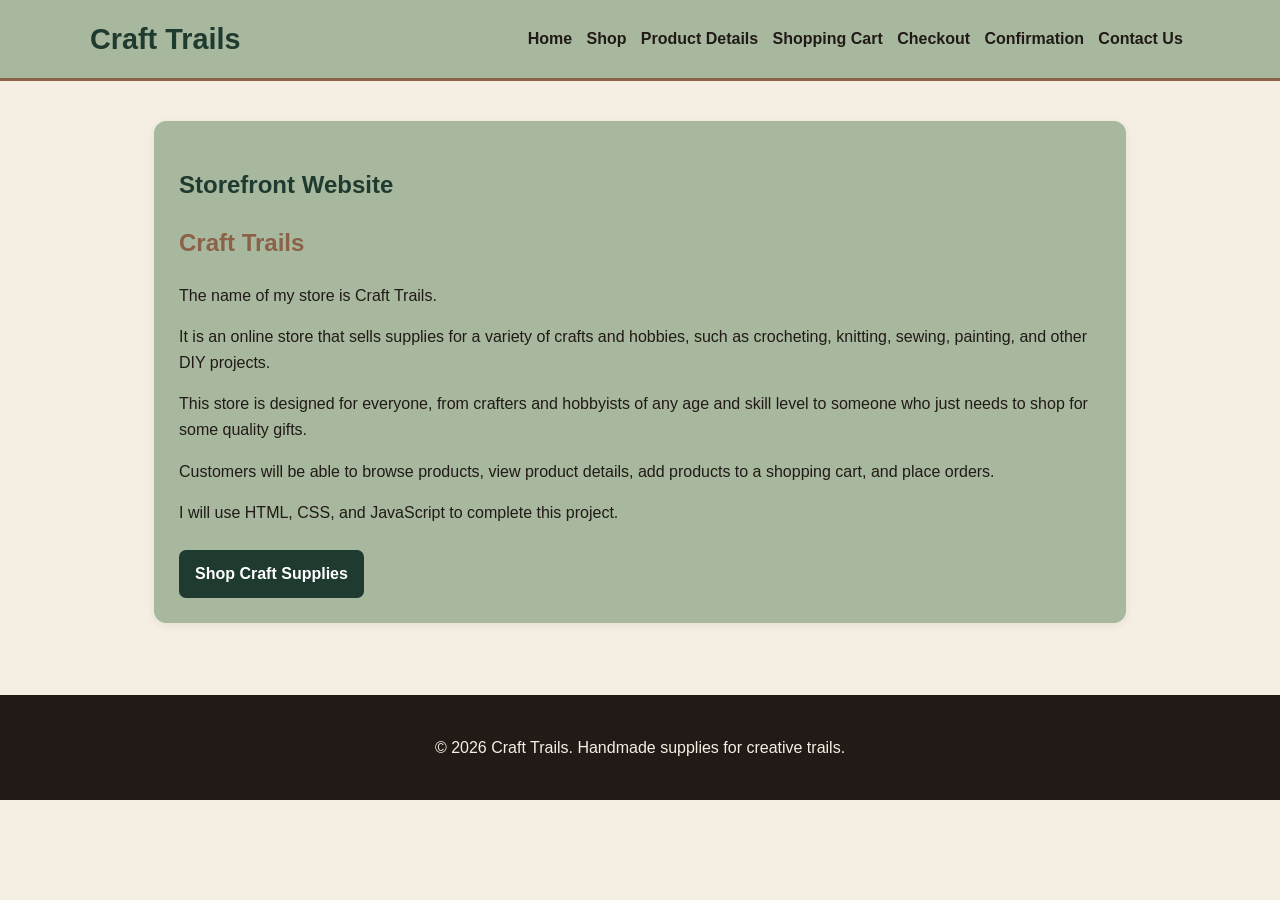
<file: index.html>
<!DOCTYPE html><html lang="en"><head><meta charset="UTF-8"><meta name="viewport" content="width=device-width, initial-scale=1.0"><title>Storefront Website | Craft Trails</title><link rel="stylesheet" href="style.css"></head><body><header><div class="header-inner"><a class="logo" href="index.html">Craft Trails</a><nav aria-label="Main navigation"><a href="index.html" aria-current="page">Home</a><a href="shop.html" >Shop</a><a href="product-details.html" >Product Details</a><a href="cart.html" >Shopping Cart</a><a href="checkout.html" >Checkout</a><a href="confirmation.html" >Confirmation</a><a href="contact.html" >Contact Us</a></nav></div></header><main><section class="hero"><h1>Storefront Website</h1><h2>Craft Trails</h2><p>The name of my store is Craft Trails.</p><p>It is an online store that sells supplies for a variety of crafts and hobbies, such as crocheting, knitting, sewing, painting, and other DIY projects.</p><p>This store is designed for everyone, from crafters and hobbyists of any age and skill level to someone who just needs to shop for some quality gifts.</p><p>Customers will be able to browse products, view product details, add products to a shopping cart, and place orders.</p><p>I will use HTML, CSS, and JavaScript to complete this project.</p><a class="button" href="shop.html">Shop Craft Supplies</a></section></main><footer><p>&copy; 2026 Craft Trails. Handmade supplies for creative trails.</p></footer></body></html>
</file>
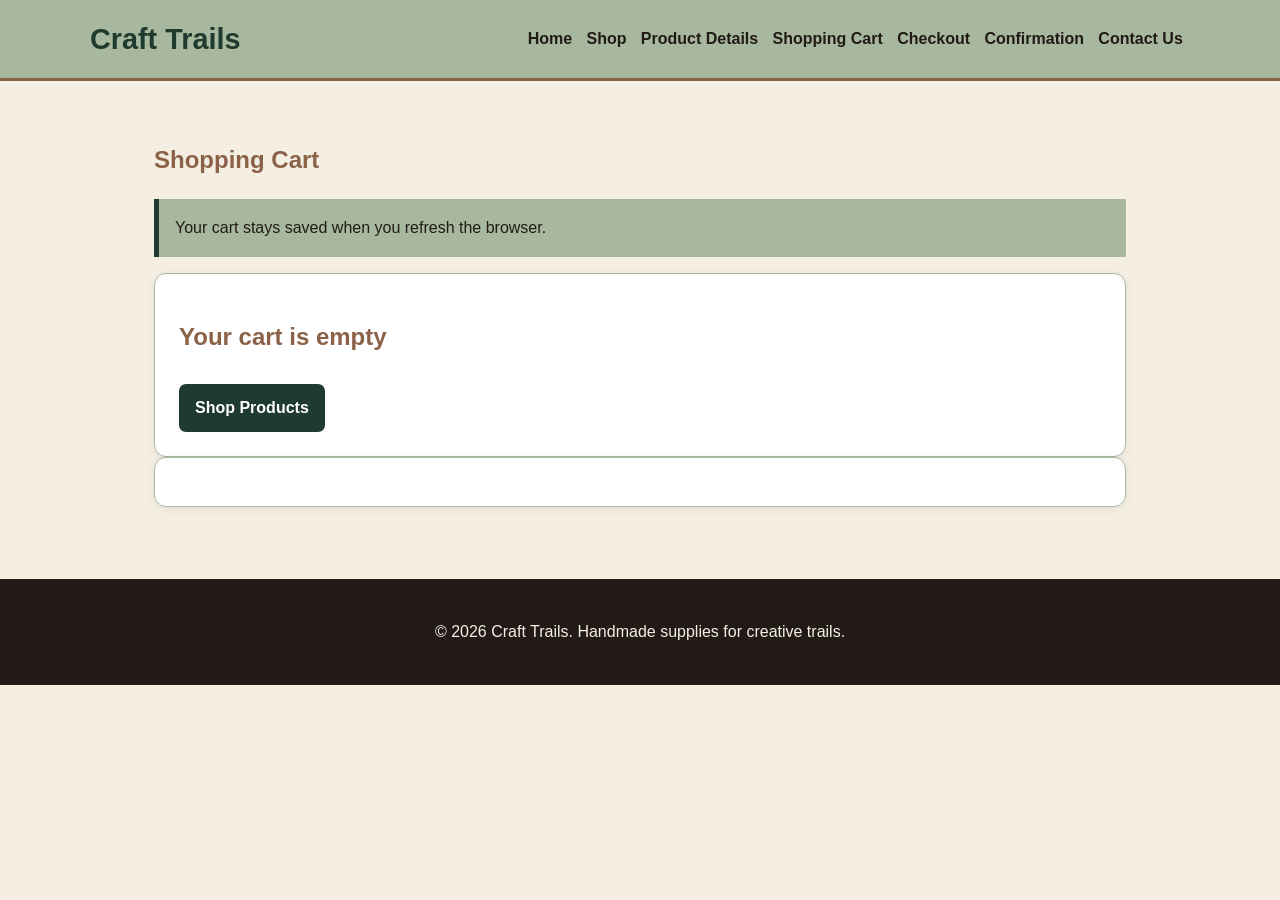
<file: cart.html>
<!DOCTYPE html><html lang="en"><head><meta charset="UTF-8"><meta name="viewport" content="width=device-width, initial-scale=1.0"><title>Shopping Cart | Craft Trails</title><link rel="stylesheet" href="style.css"></head><body>
<header><div class="header-inner"><a class="logo" href="index.html">Craft Trails</a><nav><a href="index.html">Home</a><a href="shop.html">Shop</a><a href="product-details.html">Product Details</a><a href="cart.html" aria-current="page">Shopping Cart</a><a href="checkout.html">Checkout</a><a href="confirmation.html">Confirmation</a><a href="contact.html">Contact Us</a></nav></div></header>
<main><section><h1>Shopping Cart</h1><p class="notice">Your cart stays saved when you refresh the browser.</p><div id="cart-items"></div><div id="cart-summary" class="summary"></div></section></main><footer><p>&copy; 2026 Craft Trails. Handmade supplies for creative trails.</p></footer><script src="cart.js"></script><script>
function renderCart(){const c=getCart(),box=document.getElementById('cart-items'),sum=document.getElementById('cart-summary');if(!c.length){box.innerHTML='<div class="card"><h2>Your cart is empty</h2><a class="button" href="shop.html">Shop Products</a></div>';sum.innerHTML='';return}box.innerHTML=c.map(x=>`<article class="card cart-item"><img class="cart-thumb" src="images/${x.image}" alt="${x.name}"><div><h2>${x.name}</h2><p>Unit price: <strong>$${x.price.toFixed(2)}</strong></p><label for="q-${x.id}">Quantity</label><input id="q-${x.id}" type="number" min="0" value="${x.quantity}" onchange="changeQuantity('${x.id}',this.value)"><p>Item total: <strong>$${(x.price*x.quantity).toFixed(2)}</strong></p><button class="secondary-button" onclick="removeFromCart('${x.id}')">Remove Item</button></div></article>`).join('');sum.innerHTML=`<p class="cart-total">Current Total: $${cartTotal().toFixed(2)}</p><button class="secondary-button" onclick="clearCart()">Clear Entire Cart</button> <a class="button" href="checkout.html">Proceed to Checkout</a>`}renderCart();</script></body></html>
</file>
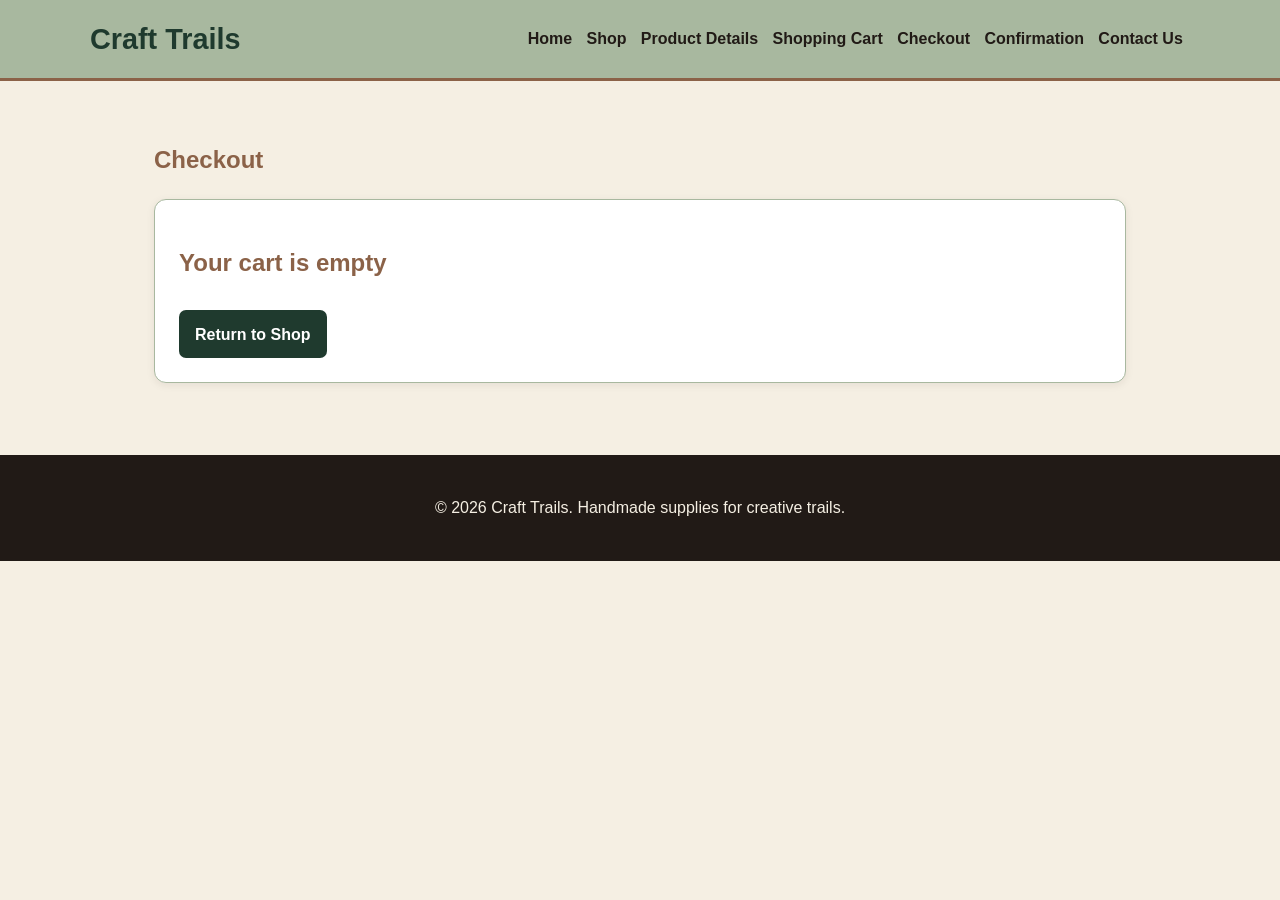
<file: checkout.html>
<!DOCTYPE html><html lang="en"><head><meta charset="UTF-8"><meta name="viewport" content="width=device-width, initial-scale=1.0"><title>Checkout | Craft Trails</title><link rel="stylesheet" href="style.css"></head><body>
<header><div class="header-inner"><a class="logo" href="index.html">Craft Trails</a><nav><a href="index.html">Home</a><a href="shop.html">Shop</a><a href="product-details.html">Product Details</a><a href="cart.html">Shopping Cart</a><a href="checkout.html" aria-current="page">Checkout</a><a href="confirmation.html">Confirmation</a><a href="contact.html">Contact Us</a></nav></div></header><main><section><h1>Checkout</h1><div id="empty" class="card" hidden><h2>Your cart is empty</h2><a class="button" href="shop.html">Return to Shop</a></div><form id="checkout-form" novalidate><h2>Order Summary</h2><div id="items" class="summary"></div><p>Subtotal: <strong id="subtotal"></strong></p><p id="discount-line"></p><p class="cart-total">Order Total: <strong id="total"></strong></p><h2>Shipping Information</h2><div class="form-grid"><div><label>Full Name *</label><input id="shipping-name" required></div><div><label>Phone Number *</label><input id="phone" required></div><div class="full-width"><label>Street Address *</label><input id="address" required></div><div><label>City *</label><input id="city" required></div><div><label>State *</label><input id="state" required></div><div><label>ZIP Code *</label><input id="zip" required></div></div><h2>Purchase Information</h2><div class="form-grid"><div><label>Cardholder Name *</label><input id="cardholder" required></div><div><label>Credit Card Number *</label><input id="card" required></div><div><label>Expiration Date *</label><input id="expiry" placeholder="MM/YY" required></div><div><label>Security Code *</label><input id="security" required></div><div class="full-width"><label>Coupon Code</label><input id="coupon" placeholder="CRAFT10 or TRAILS15"></div></div><button type="submit">Complete Purchase</button><div id="msg"></div></form></section></main><footer><p>&copy; 2026 Craft Trails. Handmade supplies for creative trails.</p></footer>
<script src="cart.js"></script><script>
const c=getCart(),form=document.getElementById('checkout-form');if(!c.length){form.hidden=true;document.getElementById('empty').hidden=false}
function coupon(){let code=document.getElementById('coupon').value.trim().toUpperCase(),rates={CRAFT10:.10,TRAILS15:.15},sub=cartTotal(),d=rates[code]?sub*rates[code]:0;document.getElementById('subtotal').textContent='$'+sub.toFixed(2);document.getElementById('discount-line').textContent=code?(rates[code]?`Coupon ${code} applied: -$${d.toFixed(2)}`:'Coupon code not found. No discount applied.'):'';document.getElementById('total').textContent='$'+(sub-d).toFixed(2)}
document.getElementById('coupon').addEventListener('input',coupon);document.getElementById('items').innerHTML=c.map(x=>`<p><strong>${x.name}</strong> × ${x.quantity} — $${(x.price*x.quantity).toFixed(2)}</p>`).join('');coupon();
form.addEventListener('submit',e=>{e.preventDefault();let ids=['shipping-name','phone','address','city','state','zip','cardholder','card','expiry','security'],ok=true;ids.forEach(id=>{let x=document.getElementById(id);if(!x.value.trim()){x.classList.add('invalid');ok=false}else{x.classList.remove('invalid')}});if(!/^[0-9+()\-\s]{10,}$/.test(document.getElementById('phone').value.trim()))ok=false;if(!/^\d{5}(-\d{4})?$/.test(document.getElementById('zip').value.trim()))ok=false;if(!/^(?:\d[ -]?){13,19}$/.test(document.getElementById('card').value.trim()))ok=false;if(!/^(0[1-9]|1[0-2])\/\d{2}$/.test(document.getElementById('expiry').value.trim()))ok=false;if(!/^\d{3,4}$/.test(document.getElementById('security').value.trim()))ok=false;if(!ok){document.getElementById('msg').innerHTML='<p class="field-error">Please complete all required fields correctly.</p>';return}let order={orderNumber:'CT-'+Date.now().toString().slice(-8),items:c,total:document.getElementById('total').textContent};localStorage.setItem('craftTrailsLastOrder',JSON.stringify(order));localStorage.removeItem(CART_KEY);location.href='confirmation.html'});
</script></body></html>
</file>
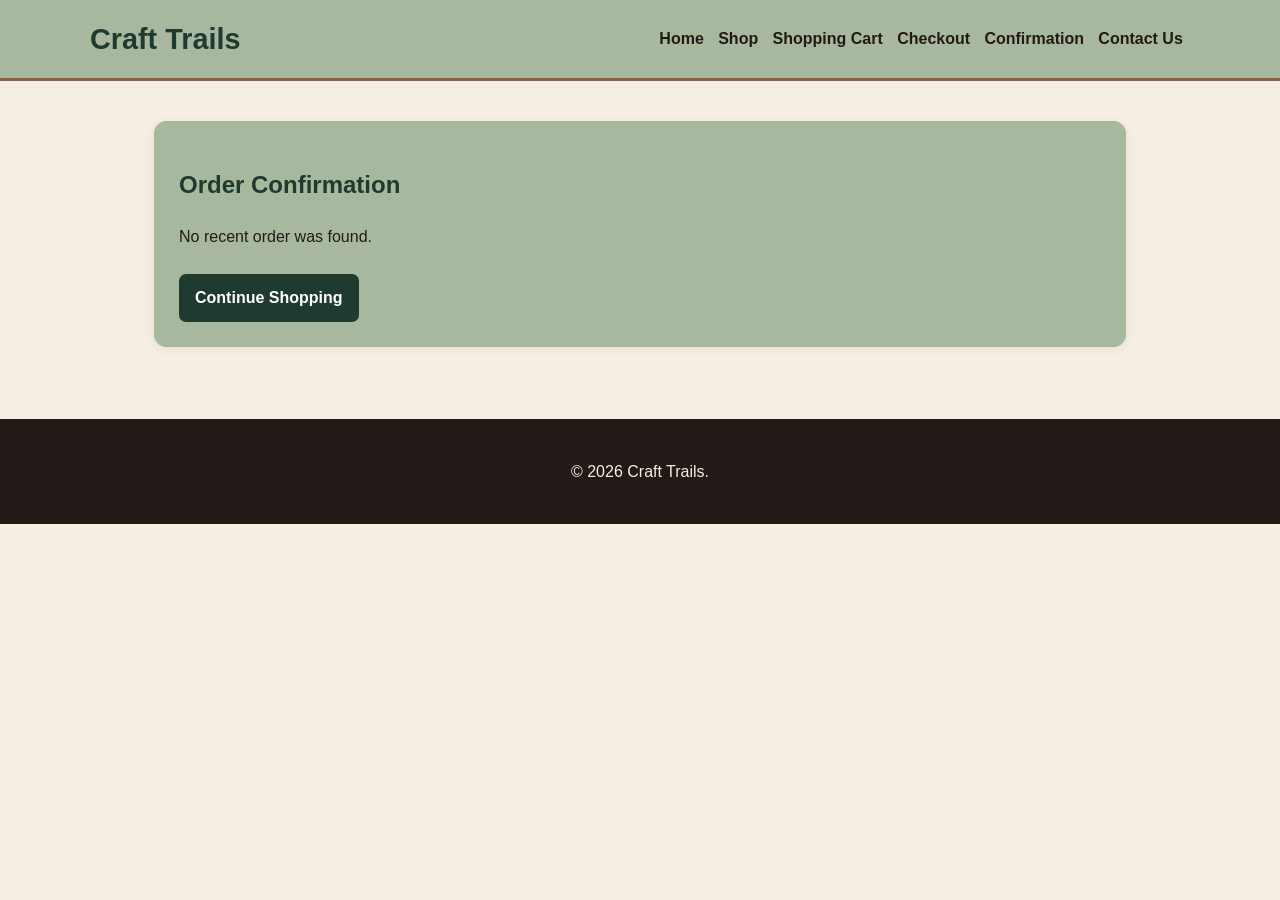
<file: confirmation.html>
<!DOCTYPE html><html lang="en"><head><meta charset="UTF-8"><meta name="viewport" content="width=device-width, initial-scale=1.0"><title>Order Confirmation | Craft Trails</title><link rel="stylesheet" href="style.css"></head><body><header><div class="header-inner"><a class="logo" href="index.html">Craft Trails</a><nav><a href="index.html">Home</a><a href="shop.html">Shop</a><a href="cart.html">Shopping Cart</a><a href="checkout.html">Checkout</a><a href="confirmation.html" aria-current="page">Confirmation</a><a href="contact.html">Contact Us</a></nav></div></header><main><section class="hero"><h1>Order Confirmation</h1><div id="confirmation"></div><a class="button" href="shop.html">Continue Shopping</a></section></main><footer><p>&copy; 2026 Craft Trails.</p></footer><script>const o=JSON.parse(localStorage.getItem('craftTrailsLastOrder')||'null');document.getElementById('confirmation').innerHTML=o?`<div class="summary"><h2>Thank you for your order!</h2><p><strong>Order Number:</strong> ${o.orderNumber}</p>${o.items.map(x=>`<p>${x.name} × ${x.quantity} — $${(x.price*x.quantity).toFixed(2)}</p>`).join('')}<p class="cart-total"><strong>Total:</strong> ${o.total}</p></div>`:'<p>No recent order was found.</p>';</script></body></html>
</file>
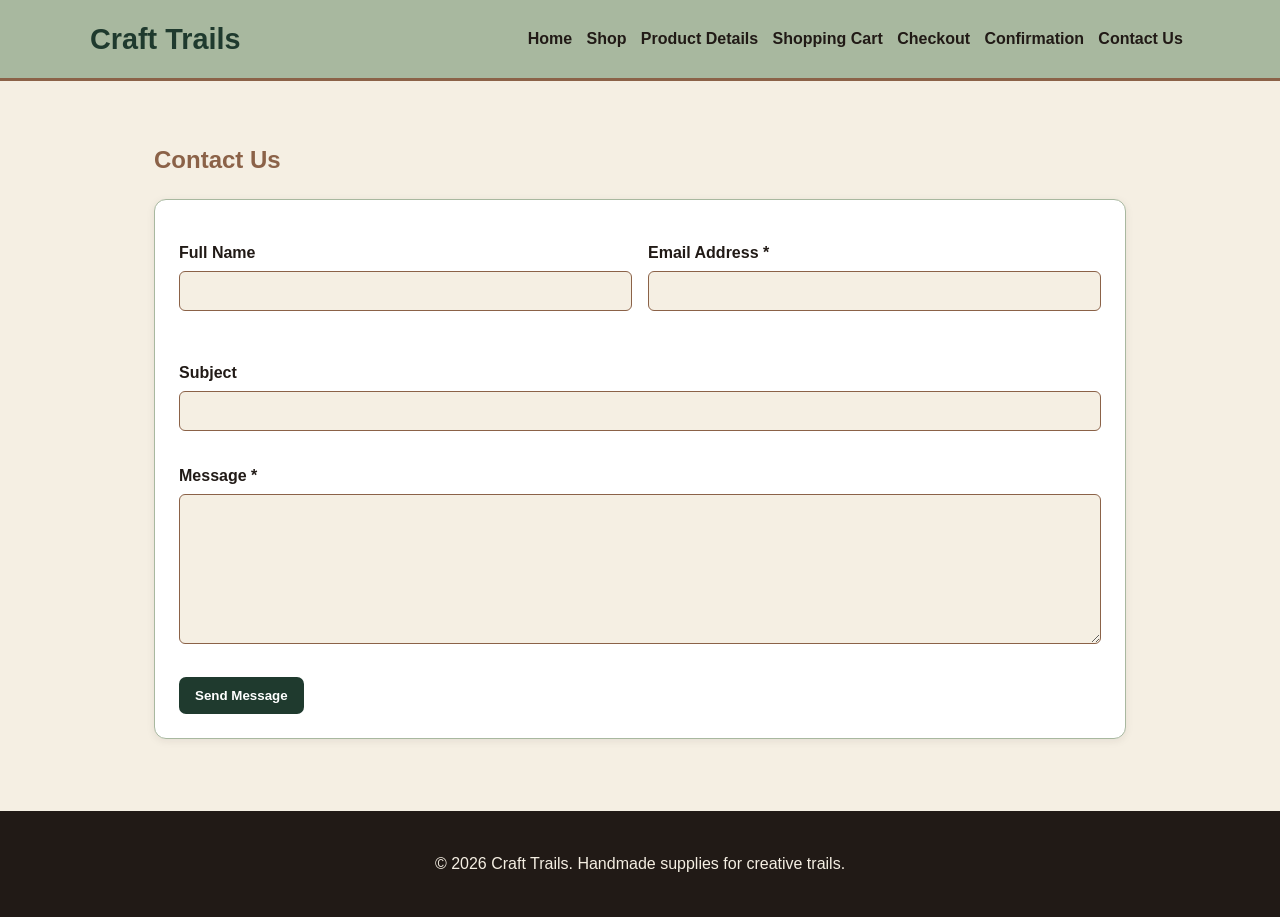
<file: contact.html>
<!DOCTYPE html><html lang="en"><head><meta charset="UTF-8"><meta name="viewport" content="width=device-width, initial-scale=1.0"><title>Contact Us | Craft Trails</title><link rel="stylesheet" href="style.css"></head><body><header><div class="header-inner"><a class="logo" href="index.html">Craft Trails</a><nav aria-label="Main navigation"><a href="index.html" >Home</a><a href="shop.html" >Shop</a><a href="product-details.html" >Product Details</a><a href="cart.html" >Shopping Cart</a><a href="checkout.html" >Checkout</a><a href="confirmation.html" >Confirmation</a><a href="contact.html" aria-current="page">Contact Us</a></nav></div></header><main><section><h1>Contact Us</h1><form id="contact-form" novalidate><div class="form-grid"><div><label>Full Name</label><input id="full-name"></div><div><label>Email Address *</label><input id="email" type="email" required><div class="field-error" id="email-error"></div></div><div class="full-width"><label>Subject</label><input id="subject"></div><div class="full-width"><label>Message *</label><textarea id="message" required></textarea><div class="field-error" id="message-error"></div></div></div><button>Send Message</button><div id="contact-message"></div></form></section><script>document.getElementById('contact-form').addEventListener('submit',e=>{e.preventDefault();let em=document.getElementById('email'),msg=document.getElementById('message'),valid=true;if(!em.value.trim()){document.getElementById('email-error').textContent='Email Address is required.';em.classList.add('invalid');valid=false}else if(!/^[^\s@]+@[^\s@]+\.[^\s@]+$/.test(em.value.trim())){document.getElementById('email-error').textContent='Enter a valid email address.';em.classList.add('invalid');valid=false}else{em.classList.add('valid');document.getElementById('email-error').textContent=''}if(!msg.value.trim()){document.getElementById('message-error').textContent='Message is required.';msg.classList.add('invalid');valid=false}else{msg.classList.add('valid');document.getElementById('message-error').textContent=''}document.getElementById('contact-message').innerHTML=valid?'<div class="success">Thank you! Your message has been validated and is ready to send.</div>':'<p class="field-error">Please complete the required fields.</p>'});</script></main><footer><p>&copy; 2026 Craft Trails. Handmade supplies for creative trails.</p></footer></body></html>
</file>
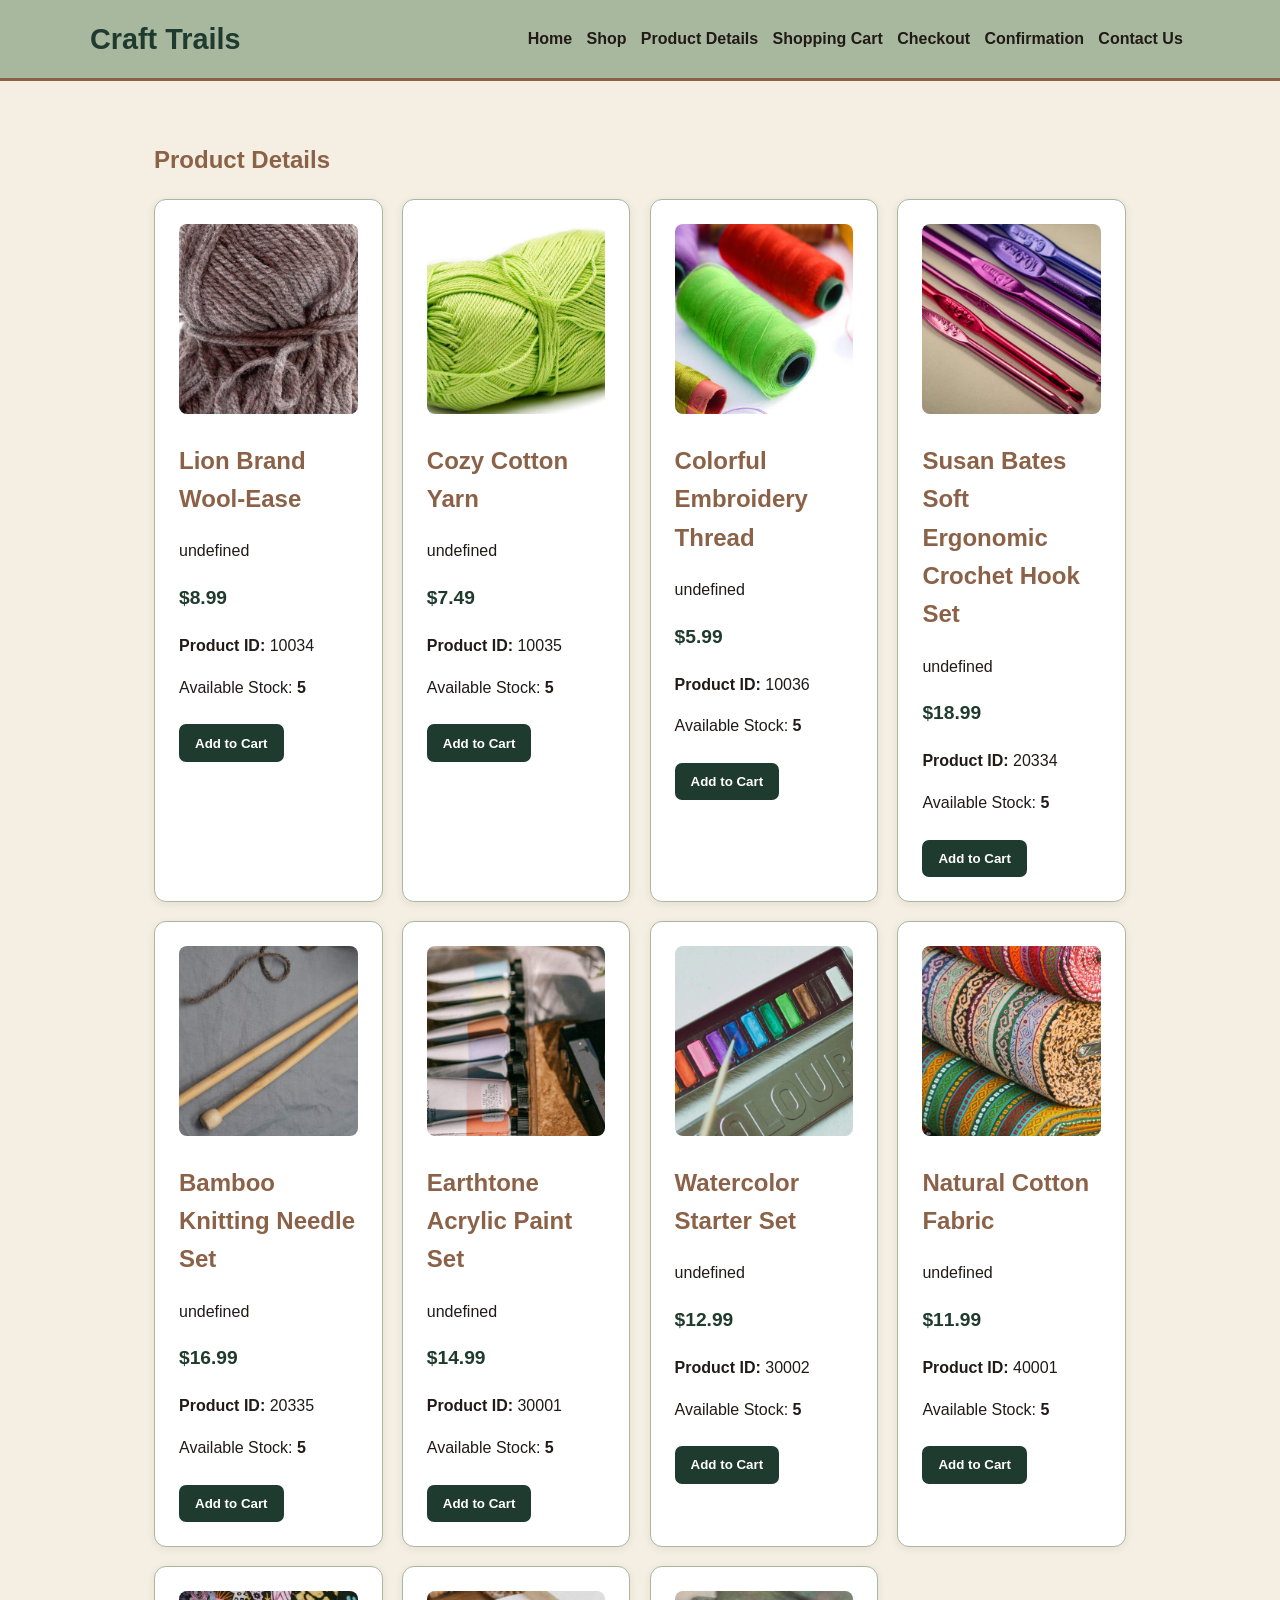
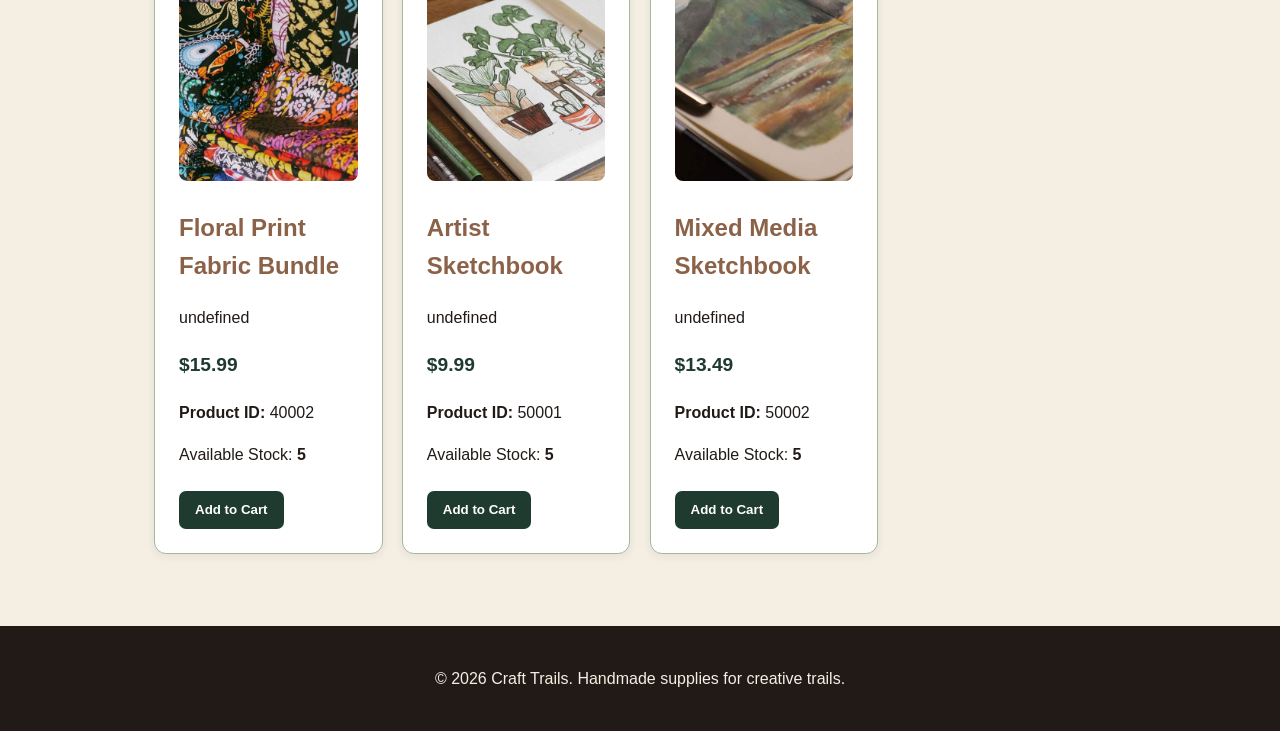
<file: product-details.html>
<!DOCTYPE html><html lang="en"><head><meta charset="UTF-8"><meta name="viewport" content="width=device-width, initial-scale=1.0"><title>Product Details | Craft Trails</title><link rel="stylesheet" href="style.css"></head><body><header><div class="header-inner"><a class="logo" href="index.html">Craft Trails</a><nav aria-label="Main navigation"><a href="index.html" >Home</a><a href="shop.html" >Shop</a><a href="product-details.html" aria-current="page">Product Details</a><a href="cart.html" >Shopping Cart</a><a href="checkout.html" >Checkout</a><a href="confirmation.html" >Confirmation</a><a href="contact.html" >Contact Us</a></nav></div></header><main><section><h1>Product Details</h1><div id="details-grid" class="grid"></div></section><!-- Include cart.js in product-details.html -->
<script src="cart.js"></script>
<script>
function renderProducts() {
  const container = document.getElementById('details-grid');
  const inventory = getInventory();
  
  container.innerHTML = PRODUCTS.map(p => {
    const stock = inventory[p.id] !== undefined ? inventory[p.id] : p.stock;
    const isOut = stock <= 0;

    return `
      <article class="card">
        <img class="product-image" src="images/${p.image}" alt="${p.name}">
        <h2>${p.name}</h2>
        <p>${p.description}</p>
        <p class="price">$${p.price.toFixed(2)}</p>
        <p><strong>Product ID:</strong> ${p.id}</p>
        <p>Available Stock: <strong>${stock}</strong></p>
        <button type="button"
          class="${isOut ? 'out-of-stock-button' : ''}"
          ${isOut ? 'disabled title="Out of Stock"' : ''} 
          onclick="addToCart('${p.id}')">
          ${isOut ? 'Out of Stock' : 'Add to Cart'}
        </button>
      </article>
    `;
  }).join('');
}

renderProducts();
</script></main><footer><p>&copy; 2026 Craft Trails. Handmade supplies for creative trails.</p></footer></body></html>
</file>
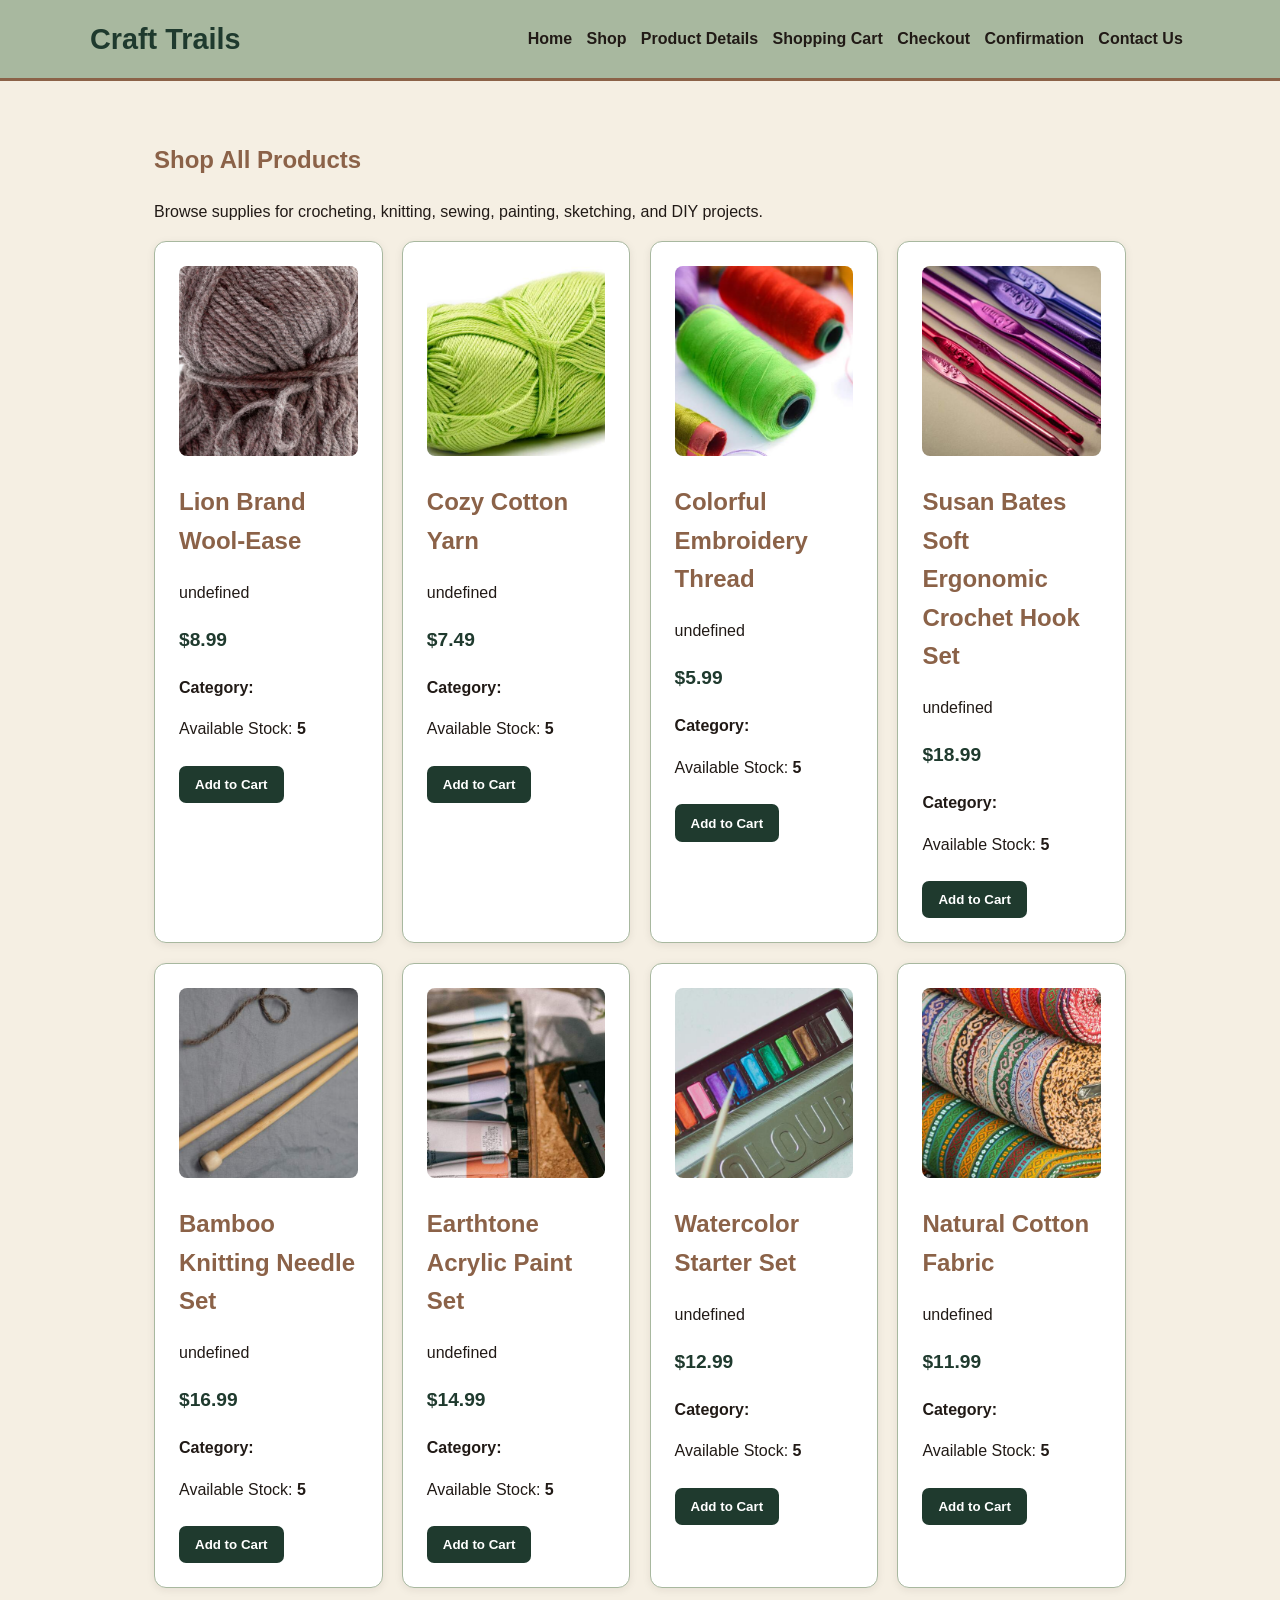
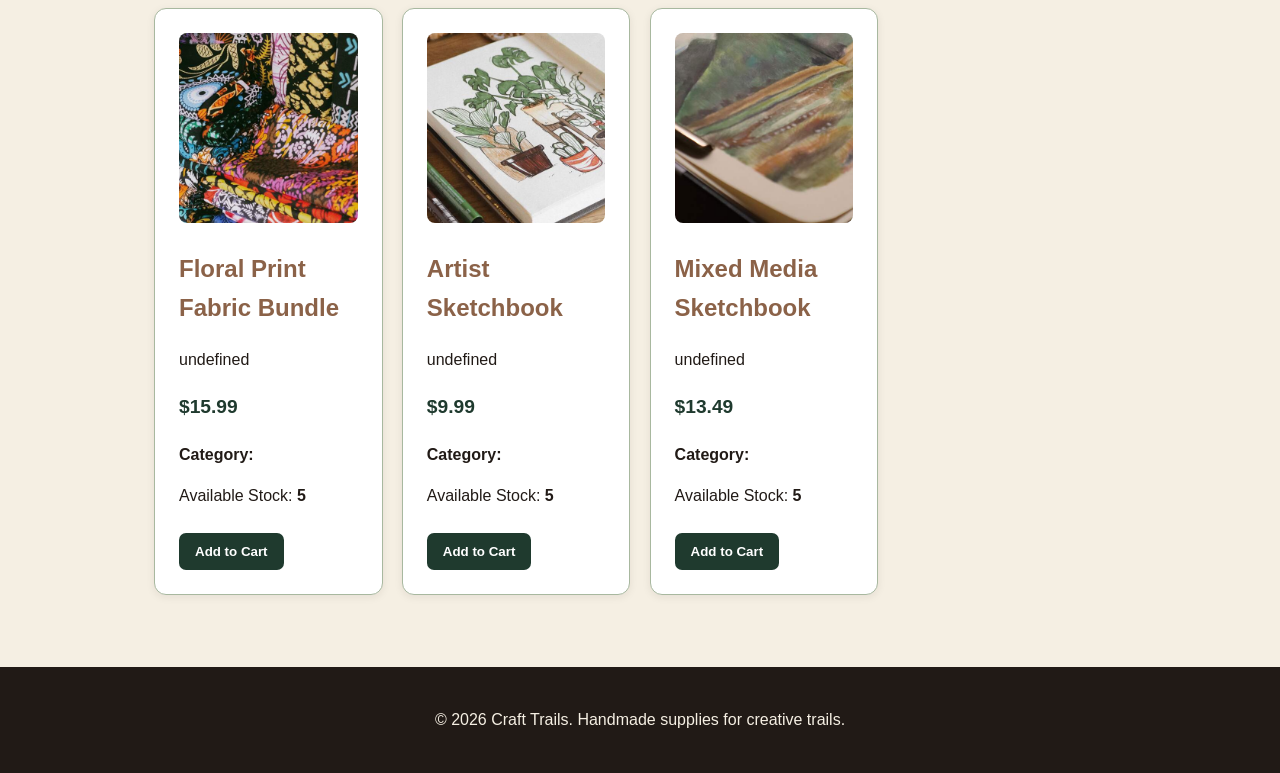
<file: shop.html>
<!DOCTYPE html><html lang="en"><head><meta charset="UTF-8"><meta name="viewport" content="width=device-width, initial-scale=1.0"><title>Shop | Craft Trails</title><link rel="stylesheet" href="style.css"></head><body><header><div class="header-inner"><a class="logo" href="index.html">Craft Trails</a><nav aria-label="Main navigation"><a href="index.html" >Home</a><a href="shop.html" aria-current="page">Shop</a><a href="product-details.html" >Product Details</a><a href="cart.html" >Shopping Cart</a><a href="checkout.html" >Checkout</a><a href="confirmation.html" >Confirmation</a><a href="contact.html" >Contact Us</a></nav></div></header><main><section><h1>Shop All Products</h1><p>Browse supplies for crocheting, knitting, sewing, painting, sketching, and DIY projects.</p><div id="product-grid" class="grid"></div></section><!-- Replace the <script> block in shop.html with this: -->
<script src="cart.js"></script>
<script>
function renderProducts() {
  const container = document.getElementById('product-grid');
  const inventory = getInventory();
  
  container.innerHTML = PRODUCTS.map(p => {
    const stock = inventory[p.id] !== undefined ? inventory[p.id] : p.stock;
    const isOut = stock <= 0;

    return `
      <article class="card">
        <img class="product-image" src="images/${p.image}" alt="${p.name}">
        <h2>${p.name}</h2>
        <p>${p.description}</p>
        <p class="price">$${p.price.toFixed(2)}</p>
        <p><strong>Category:</strong> ${p.category || ''}</p>
        <p>Available Stock: <strong>${stock}</strong></p>
        
        <button type="button" 
          class="${isOut ? 'out-of-stock-button' : ''}" 
          ${isOut ? 'disabled title="Out of Stock"' : ''} 
          onclick="addToCart('${p.id}')">
          ${isOut ? 'Out of Stock' : 'Add to Cart'}
        </button>
      </article>
    `;
  }).join('');
}

renderProducts();
</script></main><footer><p>&copy; 2026 Craft Trails. Handmade supplies for creative trails.</p></footer></body></html>
</file>
<file: style.css>
:root{--sage-green:#A8B89F;--cream:#F5EFE3;--brown-earth:#8B6248;--dark-brown:#211A16;--forest-green:#1F3A2E}*{box-sizing:border-box}body{margin:0;font-family:Arial,Helvetica,sans-serif;color:var(--dark-brown);background:var(--cream);line-height:1.6}header{background:var(--sage-green);padding:1rem 5%;border-bottom:3px solid var(--brown-earth)}.header-inner{max-width:1100px;margin:auto;display:flex;align-items:center;justify-content:space-between;gap:1rem;flex-wrap:wrap}.logo{color:var(--forest-green);font-size:1.8rem;font-weight:700;text-decoration:none}nav a{color:var(--dark-brown);text-decoration:none;margin:0 .45rem;font-weight:700}nav a:hover,nav a:focus{text-decoration:underline}main{max-width:1100px;margin:auto;padding:2.5rem 5%}.hero,.card,.summary,form{background:white;border:1px solid var(--sage-green);border-radius:12px;padding:1.5rem;box-shadow:0 2px 8px rgba(33,26,22,.08)}.hero{background:var(--sage-green)}h1,h2,h3{color:var(--brown-earth)}.hero h1{color:var(--forest-green)}.button,button{display:inline-block;background:var(--forest-green);color:white;border:0;border-radius:7px;padding:.7rem 1rem;text-decoration:none;cursor:pointer;font-weight:700;margin-top:.5rem}.button:hover,button:hover{opacity:.9}.grid{display:grid;grid-template-columns:repeat(auto-fit,minmax(220px,1fr));gap:1.2rem}.product-image{width:100%;height:190px;object-fit:cover;border-radius:8px;background:var(--sage-green)}.price{color:var(--forest-green);font-size:1.2rem;font-weight:700}.rating{color:var(--brown-earth);font-weight:700}label{display:block;font-weight:700;margin-top:1rem}input,textarea,select{width:100%;padding:.7rem;margin-top:.35rem;border:1px solid var(--brown-earth);border-radius:6px;background:var(--cream);color:var(--dark-brown)}textarea{min-height:150px;resize:vertical}.form-grid{display:grid;grid-template-columns:repeat(2,1fr);gap:1rem}.full-width{grid-column:1/-1}.field-error{color:#8b1e1e;font-size:.9rem;min-height:1.2em}.invalid{border:2px solid #8b1e1e!important}.valid{border:2px solid var(--forest-green)!important}.notice{padding:1rem;background:var(--sage-green);border-left:5px solid var(--forest-green);margin:1rem 0}.success{background:var(--sage-green);border-left:5px solid var(--forest-green);padding:1rem}.discount{color:var(--forest-green);font-weight:700}footer{margin-top:2rem;padding:1.5rem 5%;text-align:center;background:var(--dark-brown);color:var(--cream)}@media(max-width:650px){nav a{display:inline-block;margin:.25rem}.form-grid{grid-template-columns:1fr}.full-width{grid-column:auto}}
.cart-item{display:flex;gap:1.25rem;margin-bottom:1rem;align-items:center}.cart-thumb{width:150px;height:110px;object-fit:cover;border-radius:8px}.cart-total{color:var(--forest-green);font-size:1.3rem;font-weight:700}.secondary-button{background:var(--brown-earth)}.cart-feedback{position:fixed;right:1.25rem;bottom:1.25rem;background:var(--forest-green);color:#fff;padding:.9rem 1.1rem;border-radius:8px;z-index:999;box-shadow:0 3px 12px #211A1640}.cart-feedback.show{display:block}.stock-out{color:#8b1e1e}.out-of-stock-button,button:disabled{opacity:.6;cursor:not-allowed}@media(max-width:650px){.cart-item{flex-direction:column;align-items:stretch}.cart-thumb{width:100%;height:180px}}
</file>
